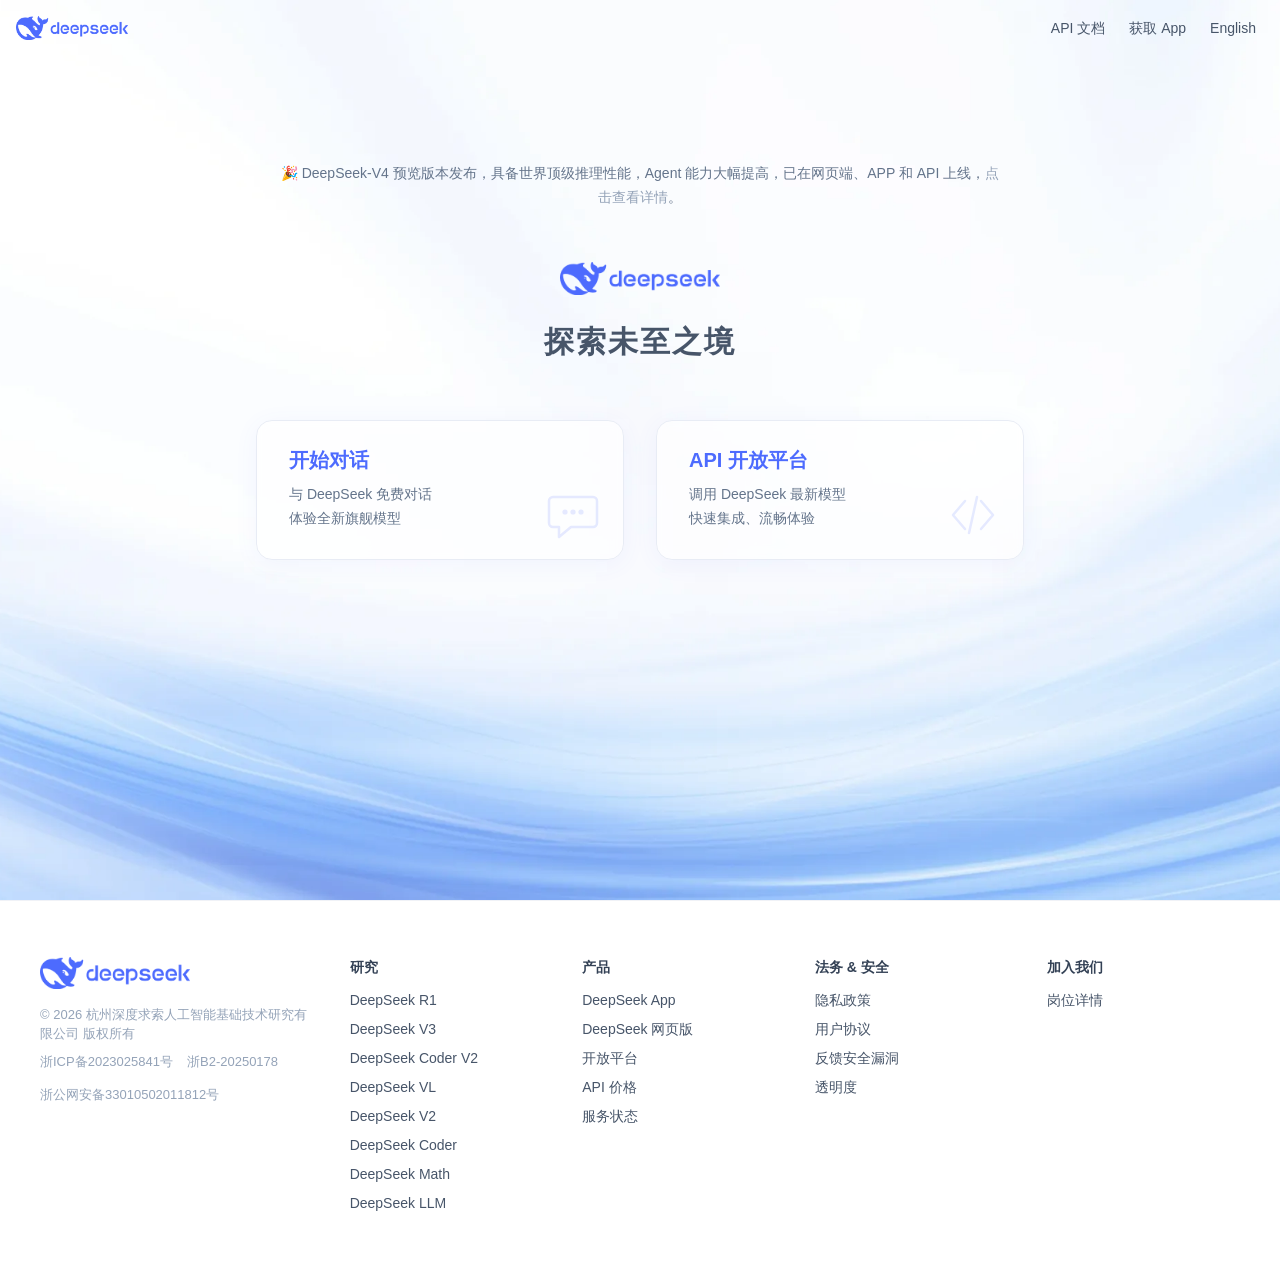
<file: index.html>
<!DOCTYPE html>
<html lang="zh-CN">
<head>
  <meta charset="UTF-8" />
  <meta name="viewport" content="width=device-width, initial-scale=1.0" />
  <meta name="description" content="深度求索（DeepSeek），成立于2023年，专注于研究世界领先的通用人工智能底层模型与技术，挑战人工智能前沿性难题。" />
  <title>DeepSeek | 深度求索</title>
  <link rel="icon" href="/logo.png" />
  <link rel="stylesheet" href="/styles.css" />
</head>
<body>
  <main class="page">
    <!-- ============ Hero (full screen with banner background) ============ -->
    <section class="hero" style="background-image:url('/banner-background.webp')">
      <!-- top-left logo -->
      <a class="hero__logo-corner" href="/" aria-label="DeepSeek">
        <img src="/logo.png" width="780" height="165" alt="DeepSeek Logo" />
      </a>

      <!-- top-right links -->
      <nav class="hero__links" aria-label="次导航">
        <a class="ds-link" href="https://api-docs.deepseek.com/zh-cn/" target="_blank" rel="noopener">API 文档</a>
        <a class="ds-link" href="#">获取 App</a>
        <a class="ds-link" href="/en/">English</a>
      </nav>

      <!-- centered content -->
      <div class="hero__content">
        <p class="hero__banner">
          🎉 DeepSeek-V4 预览版本发布，具备世界顶级推理性能，Agent 能力大幅提高，已在网页端、APP 和 API 上线，<a class="ds-link ds-link--muted" href="#">点击查看详情</a>。
        </p>

        <img class="hero__logo" src="/logo.png" width="780" height="165" alt="DeepSeek Logo" />

        <h1 class="hero__title">探索未至之境</h1>

        <div class="cards">
          <a class="card" href="/chat/">
            <div class="card__title">开始对话</div>
            <div class="card__desc">与 DeepSeek 免费对话<br />体验全新旗舰模型</div>
            <svg class="card__outline" viewBox="0 0 64 64" aria-hidden="true">
              <path d="M12 14h40a4 4 0 0 1 4 4v22a4 4 0 0 1-4 4H30l-12 10v-10h-6a4 4 0 0 1-4-4V18a4 4 0 0 1 4-4Z"
                fill="none" stroke="currentColor" stroke-width="2.5" stroke-linejoin="round" />
              <circle cx="24" cy="29" r="2.6" fill="currentColor" />
              <circle cx="32" cy="29" r="2.6" fill="currentColor" />
              <circle cx="40" cy="29" r="2.6" fill="currentColor" />
            </svg>
          </a>

          <a class="card" href="/platform/">
            <div class="card__title">API 开放平台</div>
            <div class="card__desc">调用 DeepSeek 最新模型<br />快速集成、流畅体验</div>
            <svg class="card__outline" viewBox="0 0 64 64" aria-hidden="true">
              <path d="M24 18 12 32l12 14M40 18l12 14-12 14M36 14 28 50"
                fill="none" stroke="currentColor" stroke-width="2.5" stroke-linecap="round" stroke-linejoin="round" />
            </svg>
          </a>
        </div>
      </div>
    </section>

    <!-- ============ Footer ============ -->
    <footer class="footer">
      <div class="footer__inner">
        <div class="footer__brand">
          <img class="footer__logo" src="/logo.png" width="780" height="165" alt="DeepSeek Logo" />
          <div class="footer__copy">
            <p>© 2026 杭州深度求索人工智能基础技术研究有限公司 版权所有</p>
            <p class="footer__beian">
              <a class="ds-link ds-link--muted" href="https://beian.miit.gov.cn/" target="_blank" rel="noopener">浙ICP备2023025841号</a>
              <a class="ds-link ds-link--muted" href="https://tsm.miit.gov.cn/dxxzsp/xkz/xkzgl/resource/qiyesearch.jsp?num=%E6%B5%99B2-20250178&type=xuke" target="_blank" rel="noopener">浙B2-20250178</a>
              <a class="ds-link ds-link--muted" href="https://beian.mps.gov.cn/#/query/webSearch?code=33010502011812" target="_blank" rel="noopener">浙公网安备33010502011812号</a>
            </p>
          </div>
        </div>

        <nav class="footer__cols" aria-label="页脚导航">
          <div class="footer__col">
            <div class="footer__heading">研究</div>
            <a href="https://github.com/deepseek-ai/DeepSeek-R1" target="_blank" rel="noopener">DeepSeek R1</a>
            <a href="https://github.com/deepseek-ai/DeepSeek-V3" target="_blank" rel="noopener">DeepSeek V3</a>
            <a href="https://github.com/deepseek-ai/DeepSeek-Coder-V2" target="_blank" rel="noopener">DeepSeek Coder V2</a>
            <a href="https://github.com/deepseek-ai/DeepSeek-VL" target="_blank" rel="noopener">DeepSeek VL</a>
            <a href="https://github.com/deepseek-ai/DeepSeek-V2" target="_blank" rel="noopener">DeepSeek V2</a>
            <a href="https://github.com/deepseek-ai/DeepSeek-Coder" target="_blank" rel="noopener">DeepSeek Coder</a>
            <a href="https://github.com/deepseek-ai/DeepSeek-Math" target="_blank" rel="noopener">DeepSeek Math</a>
            <a href="https://github.com/deepseek-ai/DeepSeek-LLM" target="_blank" rel="noopener">DeepSeek LLM</a>
          </div>

          <div class="footer__col">
            <div class="footer__heading">产品</div>
            <a href="https://download.deepseek.com/app/" target="_blank" rel="noopener">DeepSeek App</a>
            <a href="/chat/">DeepSeek 网页版</a>
            <a href="/platform/">开放平台</a>
            <a href="https://api-docs.deepseek.com/zh-cn/quick_start/pricing" target="_blank" rel="noopener">API 价格</a>
            <a href="https://status.deepseek.com" target="_blank" rel="noopener">服务状态</a>
          </div>

          <div class="footer__col">
            <div class="footer__heading">法务 &amp; 安全</div>
            <a href="https://cdn.deepseek.com/policies/en-US/deepseek-privacy-policy.html" target="_blank" rel="noopener">隐私政策</a>
            <a href="https://cdn.deepseek.com/policies/en-US/deepseek-terms-of-use.html" target="_blank" rel="noopener">用户协议</a>
            <a href="mailto:security@deepseek.com">反馈安全漏洞</a>
            <a href="/transparency/">透明度</a>
          </div>

          <div class="footer__col">
            <div class="footer__heading">加入我们</div>
            <a href="https://app.mokahr.com/social-recruitment/high-flyer/140576" target="_blank" rel="noopener">岗位详情</a>
          </div>
        </nav>
      </div>
    </footer>
  </main>

  <script src="/script.js"></script>
</body>
</html>
</file>
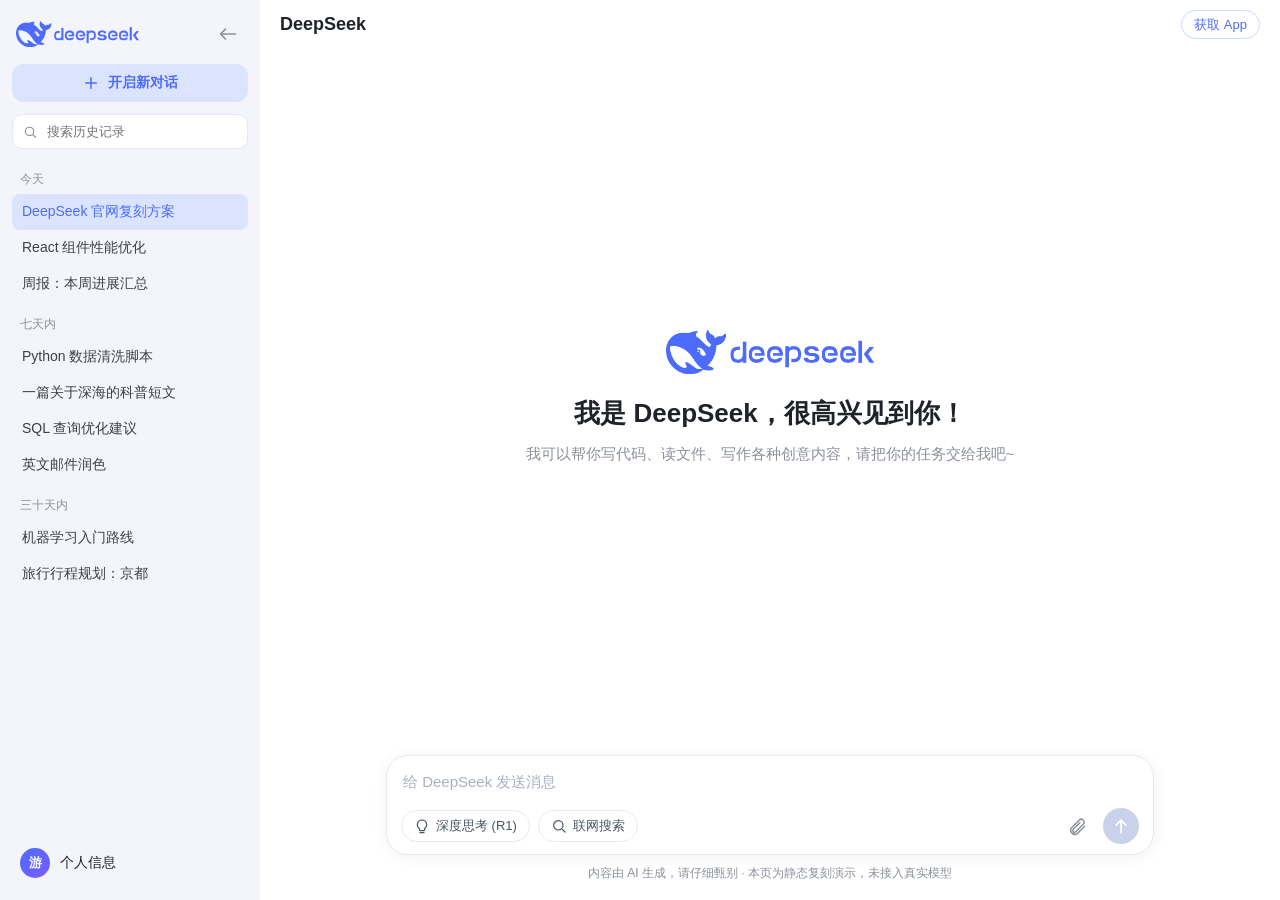
<file: chat/index.html>
<!DOCTYPE html>
<html lang="zh-CN">
<head>
  <meta charset="UTF-8" />
  <meta name="viewport" content="width=device-width, initial-scale=1.0" />
  <meta name="description" content="DeepSeek - 全新一代 AI 智能助手" />
  <title>DeepSeek - 探索未至之境</title>
  <link rel="icon" href="/logo.png" />
  <link rel="stylesheet" href="/chat.css" />
</head>
<body>
  <div class="chat-app">
    <!-- ============ Sidebar ============ -->
    <aside class="cs" id="sidebar">
      <div class="cs__top">
        <div class="cs__brand">
          <img src="/logo.png" alt="DeepSeek" />
        </div>
        <button class="cs__icon-btn" id="collapseBtn" title="收起边栏" aria-label="收起边栏">
          <svg viewBox="0 0 24 24" width="20" height="20"><path d="M9 6l-6 6 6 6M21 12H4" fill="none" stroke="currentColor" stroke-width="2" stroke-linecap="round" stroke-linejoin="round"/></svg>
        </button>
      </div>

      <button class="cs__new" id="newChat">
        <svg viewBox="0 0 24 24" width="18" height="18"><path d="M12 5v14M5 12h14" fill="none" stroke="currentColor" stroke-width="2" stroke-linecap="round"/></svg>
        开启新对话
      </button>

      <div class="cs__search">
        <svg viewBox="0 0 24 24" width="16" height="16"><circle cx="11" cy="11" r="7" fill="none" stroke="currentColor" stroke-width="2"/><path d="M21 21l-4-4" stroke="currentColor" stroke-width="2" stroke-linecap="round"/></svg>
        <input type="text" placeholder="搜索历史记录" />
      </div>

      <nav class="cs__history">
        <div class="cs__group">今天</div>
        <a class="cs__item cs__item--active">DeepSeek 官网复刻方案</a>
        <a class="cs__item">React 组件性能优化</a>
        <a class="cs__item">周报：本周进展汇总</a>
        <div class="cs__group">七天内</div>
        <a class="cs__item">Python 数据清洗脚本</a>
        <a class="cs__item">一篇关于深海的科普短文</a>
        <a class="cs__item">SQL 查询优化建议</a>
        <a class="cs__item">英文邮件润色</a>
        <div class="cs__group">三十天内</div>
        <a class="cs__item">机器学习入门路线</a>
        <a class="cs__item">旅行行程规划：京都</a>
      </nav>

      <div class="cs__user">
        <div class="cs__avatar">游</div>
        <span>个人信息</span>
      </div>
    </aside>

    <!-- ============ Main ============ -->
    <main class="cm">
      <header class="cm__header">
        <button class="cm__menu" id="openSidebar" aria-label="展开边栏">
          <svg viewBox="0 0 24 24" width="20" height="20"><path d="M4 6h16M4 12h16M4 18h16" stroke="currentColor" stroke-width="2" stroke-linecap="round"/></svg>
        </button>
        <span class="cm__title">DeepSeek</span>
        <div class="cm__header-right">
          <a class="cm__getapp" href="https://download.deepseek.com/app/" target="_blank" rel="noopener">获取 App</a>
        </div>
      </header>

      <div class="cm__body" id="chatBody">
        <div class="cm__welcome" id="welcome">
          <img class="cm__welcome-logo" src="/logo.png" alt="DeepSeek" />
          <h1 class="cm__welcome-title">我是 DeepSeek，很高兴见到你！</h1>
          <p class="cm__welcome-sub">我可以帮你写代码、读文件、写作各种创意内容，请把你的任务交给我吧~</p>
        </div>
      </div>

      <div class="cm__composer">
        <div class="cm__inputbox">
          <textarea id="input" rows="1" placeholder="给 DeepSeek 发送消息"></textarea>
          <div class="cm__tools">
            <button class="cm__chip" data-toggle id="thinkBtn">
              <svg viewBox="0 0 24 24" width="16" height="16"><path d="M12 3a7 7 0 0 0-4 12.7V18a1 1 0 0 0 1 1h6a1 1 0 0 0 1-1v-2.3A7 7 0 0 0 12 3Z" fill="none" stroke="currentColor" stroke-width="1.8"/><path d="M9 22h6" stroke="currentColor" stroke-width="1.8" stroke-linecap="round"/></svg>
              深度思考 (R1)
            </button>
            <button class="cm__chip" data-toggle id="searchBtn">
              <svg viewBox="0 0 24 24" width="16" height="16"><circle cx="11" cy="11" r="7" fill="none" stroke="currentColor" stroke-width="1.8"/><path d="M21 21l-4-4" stroke="currentColor" stroke-width="1.8" stroke-linecap="round"/></svg>
              联网搜索
            </button>
            <div class="cm__spacer"></div>
            <button class="cm__attach" title="附件" aria-label="附件">
              <svg viewBox="0 0 24 24" width="20" height="20"><path d="M21 12.5 12.5 21a5 5 0 0 1-7-7l9-9a3.5 3.5 0 0 1 5 5l-9 9a2 2 0 0 1-3-3l8-8" fill="none" stroke="currentColor" stroke-width="1.8" stroke-linecap="round" stroke-linejoin="round"/></svg>
            </button>
            <button class="cm__send" id="sendBtn" aria-label="发送">
              <svg viewBox="0 0 24 24" width="20" height="20"><path d="M12 20V5M6 11l6-6 6 6" fill="none" stroke="currentColor" stroke-width="2" stroke-linecap="round" stroke-linejoin="round"/></svg>
            </button>
          </div>
        </div>
        <p class="cm__foot">内容由 AI 生成，请仔细甄别 · 本页为静态复刻演示，未接入真实模型</p>
      </div>
    </main>
  </div>

  <script src="/chat.js"></script>
</body>
</html>
</file>
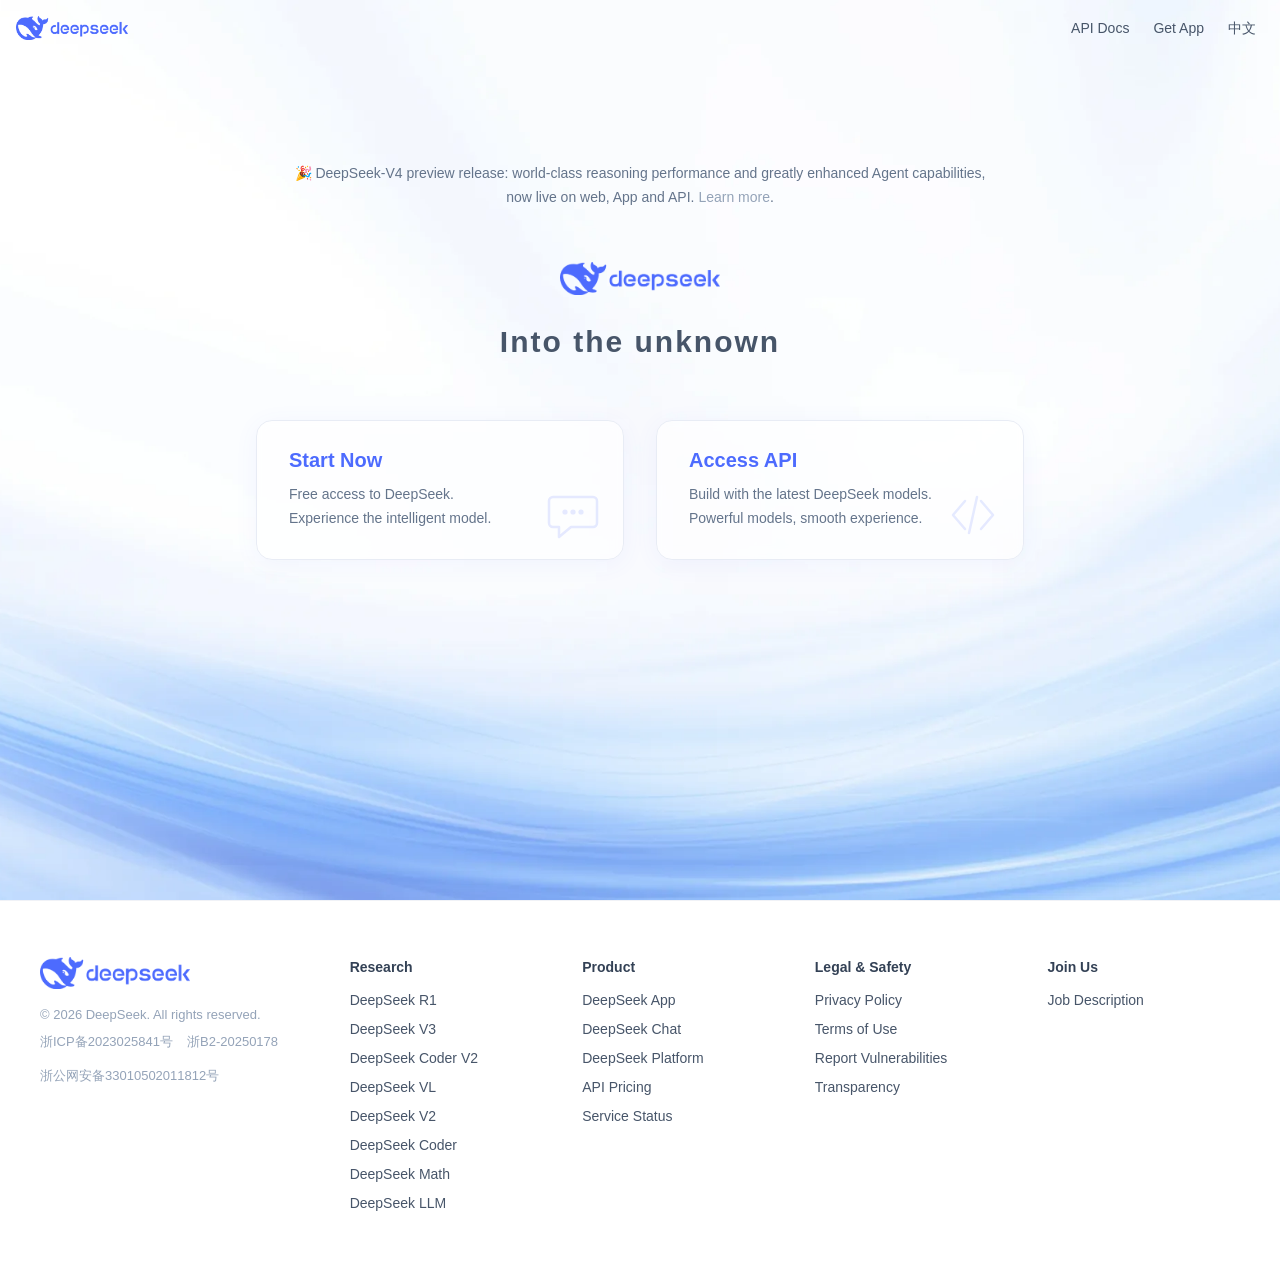
<file: en/index.html>
<!DOCTYPE html>
<html lang="en">
<head>
  <meta charset="UTF-8" />
  <meta name="viewport" content="width=device-width, initial-scale=1.0" />
  <meta name="description" content="DeepSeek, founded in 2023, is dedicated to making AGI a reality. Chat with DeepSeek AI and access the API." />
  <title>DeepSeek</title>
  <link rel="icon" href="/logo.png" />
  <link rel="stylesheet" href="/styles.css" />
</head>
<body>
  <main class="page">
    <section class="hero" style="background-image:url('/banner-background.webp')">
      <a class="hero__logo-corner" href="/en/" aria-label="DeepSeek">
        <img src="/logo.png" width="780" height="165" alt="DeepSeek Logo" />
      </a>

      <nav class="hero__links" aria-label="Secondary navigation">
        <a class="ds-link" href="https://api-docs.deepseek.com/" target="_blank" rel="noopener">API Docs</a>
        <a class="ds-link" href="#">Get App</a>
        <a class="ds-link" href="/">中文</a>
      </nav>

      <div class="hero__content">
        <p class="hero__banner">
          🎉 DeepSeek-V4 preview release: world-class reasoning performance and greatly enhanced Agent capabilities, now live on web, App and API. <a class="ds-link ds-link--muted" href="#">Learn more</a>.
        </p>

        <img class="hero__logo" src="/logo.png" width="780" height="165" alt="DeepSeek Logo" />

        <h1 class="hero__title">Into the unknown</h1>

        <div class="cards">
          <a class="card" href="/chat/">
            <div class="card__title">Start Now</div>
            <div class="card__desc">Free access to DeepSeek.<br />Experience the intelligent model.</div>
            <svg class="card__outline" viewBox="0 0 64 64" aria-hidden="true">
              <path d="M12 14h40a4 4 0 0 1 4 4v22a4 4 0 0 1-4 4H30l-12 10v-10h-6a4 4 0 0 1-4-4V18a4 4 0 0 1 4-4Z"
                fill="none" stroke="currentColor" stroke-width="2.5" stroke-linejoin="round" />
              <circle cx="24" cy="29" r="2.6" fill="currentColor" />
              <circle cx="32" cy="29" r="2.6" fill="currentColor" />
              <circle cx="40" cy="29" r="2.6" fill="currentColor" />
            </svg>
          </a>

          <a class="card" href="/platform/">
            <div class="card__title">Access API</div>
            <div class="card__desc">Build with the latest DeepSeek models.<br />Powerful models, smooth experience.</div>
            <svg class="card__outline" viewBox="0 0 64 64" aria-hidden="true">
              <path d="M24 18 12 32l12 14M40 18l12 14-12 14M36 14 28 50"
                fill="none" stroke="currentColor" stroke-width="2.5" stroke-linecap="round" stroke-linejoin="round" />
            </svg>
          </a>
        </div>
      </div>
    </section>

    <footer class="footer">
      <div class="footer__inner">
        <div class="footer__brand">
          <img class="footer__logo" src="/logo.png" width="780" height="165" alt="DeepSeek Logo" />
          <div class="footer__copy">
            <p>© 2026 DeepSeek. All rights reserved.</p>
            <p class="footer__beian">
              <a class="ds-link ds-link--muted" href="https://beian.miit.gov.cn/" target="_blank" rel="noopener">浙ICP备2023025841号</a>
              <a class="ds-link ds-link--muted" href="https://tsm.miit.gov.cn/dxxzsp/xkz/xkzgl/resource/qiyesearch.jsp?num=%E6%B5%99B2-20250178&type=xuke" target="_blank" rel="noopener">浙B2-20250178</a>
              <a class="ds-link ds-link--muted" href="https://beian.mps.gov.cn/#/query/webSearch?code=33010502011812" target="_blank" rel="noopener">浙公网安备33010502011812号</a>
            </p>
          </div>
        </div>

        <nav class="footer__cols" aria-label="Footer navigation">
          <div class="footer__col">
            <div class="footer__heading">Research</div>
            <a href="https://github.com/deepseek-ai/DeepSeek-R1" target="_blank" rel="noopener">DeepSeek R1</a>
            <a href="https://github.com/deepseek-ai/DeepSeek-V3" target="_blank" rel="noopener">DeepSeek V3</a>
            <a href="https://github.com/deepseek-ai/DeepSeek-Coder-V2" target="_blank" rel="noopener">DeepSeek Coder V2</a>
            <a href="https://github.com/deepseek-ai/DeepSeek-VL" target="_blank" rel="noopener">DeepSeek VL</a>
            <a href="https://github.com/deepseek-ai/DeepSeek-V2" target="_blank" rel="noopener">DeepSeek V2</a>
            <a href="https://github.com/deepseek-ai/DeepSeek-Coder" target="_blank" rel="noopener">DeepSeek Coder</a>
            <a href="https://github.com/deepseek-ai/DeepSeek-Math" target="_blank" rel="noopener">DeepSeek Math</a>
            <a href="https://github.com/deepseek-ai/DeepSeek-LLM" target="_blank" rel="noopener">DeepSeek LLM</a>
          </div>

          <div class="footer__col">
            <div class="footer__heading">Product</div>
            <a href="https://download.deepseek.com/app/" target="_blank" rel="noopener">DeepSeek App</a>
            <a href="/chat/">DeepSeek Chat</a>
            <a href="/platform/">DeepSeek Platform</a>
            <a href="https://api-docs.deepseek.com/quick_start/pricing" target="_blank" rel="noopener">API Pricing</a>
            <a href="https://status.deepseek.com" target="_blank" rel="noopener">Service Status</a>
          </div>

          <div class="footer__col">
            <div class="footer__heading">Legal &amp; Safety</div>
            <a href="https://cdn.deepseek.com/policies/en-US/deepseek-privacy-policy.html" target="_blank" rel="noopener">Privacy Policy</a>
            <a href="https://cdn.deepseek.com/policies/en-US/deepseek-terms-of-use.html" target="_blank" rel="noopener">Terms of Use</a>
            <a href="mailto:security@deepseek.com">Report Vulnerabilities</a>
            <a href="/en/transparency/">Transparency</a>
          </div>

          <div class="footer__col">
            <div class="footer__heading">Join Us</div>
            <a href="https://app.mokahr.com/social-recruitment/high-flyer/140576" target="_blank" rel="noopener">Job Description</a>
          </div>
        </nav>
      </div>
    </footer>
  </main>

  <script src="/script.js"></script>
</body>
</html>
</file>
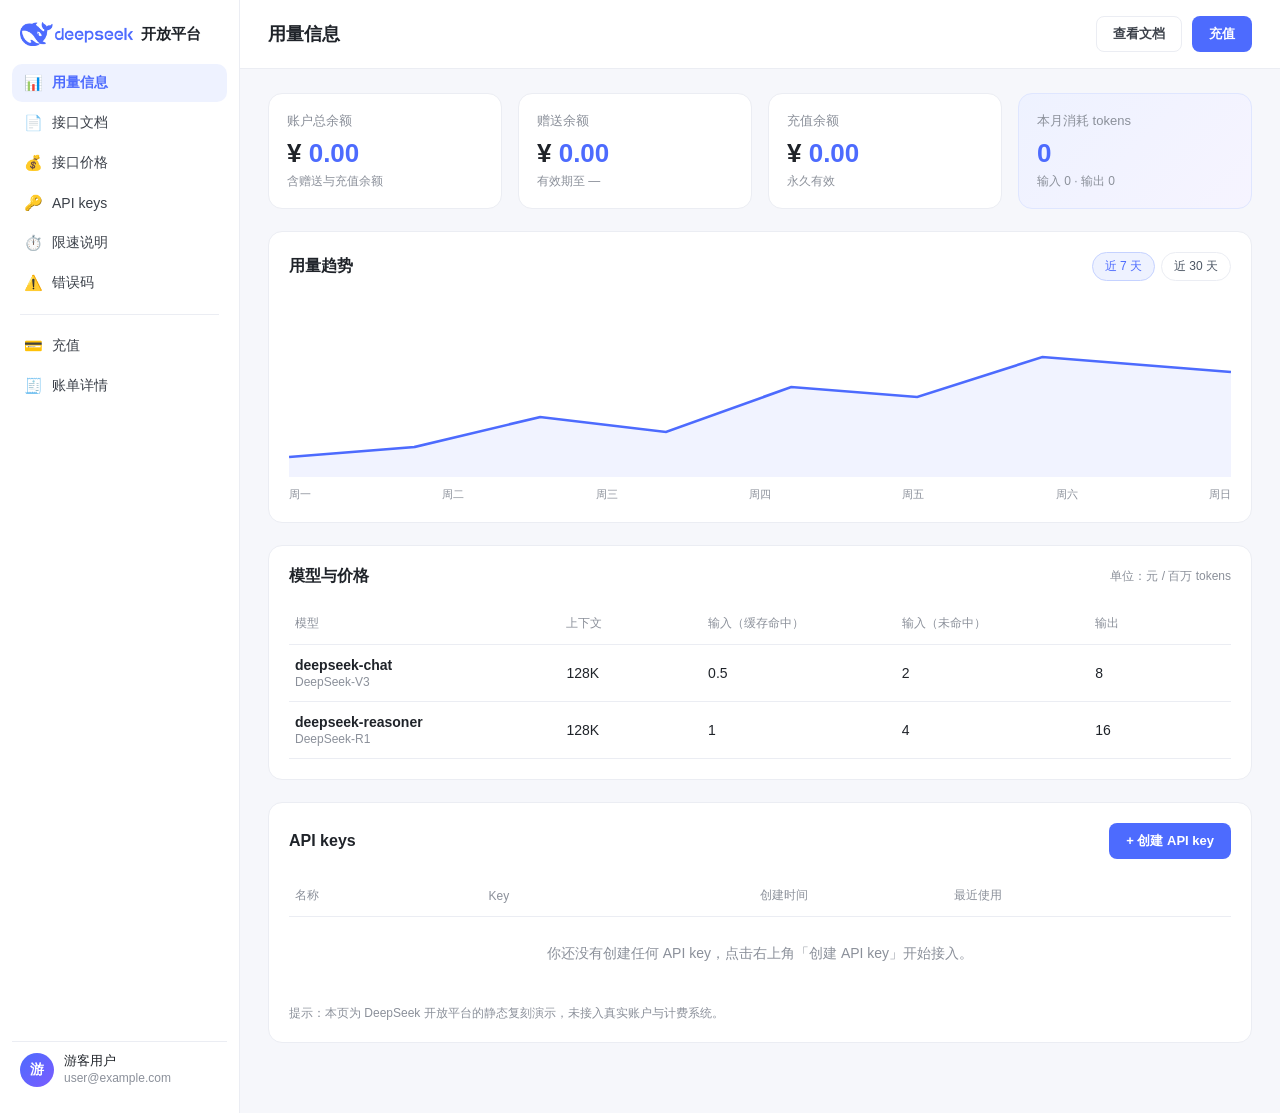
<file: platform/index.html>
<!DOCTYPE html>
<html lang="zh-CN">
<head>
  <meta charset="UTF-8" />
  <meta name="viewport" content="width=device-width, initial-scale=1.0" />
  <meta name="description" content="DeepSeek 开放平台 - 接入最新模型，快速集成、流畅体验" />
  <title>DeepSeek 开放平台</title>
  <link rel="icon" href="/logo.png" />
  <link rel="stylesheet" href="/platform.css" />
</head>
<body>
  <div class="pf-app">
    <!-- ============ Sidebar ============ -->
    <aside class="pf-side" id="pfSide">
      <div class="pf-side__brand">
        <img src="/logo.png" alt="DeepSeek" />
        <span>开放平台</span>
      </div>

      <nav class="pf-nav">
        <a class="pf-nav__item pf-nav__item--active" href="#usage">
          <span class="pf-nav__ic">📊</span> 用量信息
        </a>
        <a class="pf-nav__item" href="https://api-docs.deepseek.com/zh-cn/" target="_blank" rel="noopener">
          <span class="pf-nav__ic">📄</span> 接口文档
        </a>
        <a class="pf-nav__item" href="https://api-docs.deepseek.com/zh-cn/quick_start/pricing" target="_blank" rel="noopener">
          <span class="pf-nav__ic">💰</span> 接口价格
        </a>
        <a class="pf-nav__item" href="#keys">
          <span class="pf-nav__ic">🔑</span> API keys
        </a>
        <a class="pf-nav__item" href="#limit">
          <span class="pf-nav__ic">⏱️</span> 限速说明
        </a>
        <a class="pf-nav__item" href="#errors">
          <span class="pf-nav__ic">⚠️</span> 错误码
        </a>
        <div class="pf-nav__divider"></div>
        <a class="pf-nav__item" href="#topup">
          <span class="pf-nav__ic">💳</span> 充值
        </a>
        <a class="pf-nav__item" href="#bills">
          <span class="pf-nav__ic">🧾</span> 账单详情
        </a>
      </nav>

      <div class="pf-side__user">
        <div class="pf-avatar">游</div>
        <div class="pf-side__user-info">
          <div>游客用户</div>
          <div class="pf-side__user-sub">user@example.com</div>
        </div>
      </div>
    </aside>

    <!-- ============ Main ============ -->
    <main class="pf-main">
      <header class="pf-top">
        <button class="pf-burger" id="pfBurger" aria-label="菜单">☰</button>
        <h1 class="pf-top__title">用量信息</h1>
        <div class="pf-top__right">
          <a class="pf-btn pf-btn--ghost" href="https://api-docs.deepseek.com/zh-cn/" target="_blank" rel="noopener">查看文档</a>
          <a class="pf-btn pf-btn--primary" href="#topup">充值</a>
        </div>
      </header>

      <div class="pf-content">
        <!-- balance cards -->
        <section class="pf-cards" id="usage">
          <div class="pf-card">
            <div class="pf-card__label">账户总余额</div>
            <div class="pf-card__value">¥ <span>0.00</span></div>
            <div class="pf-card__hint">含赠送与充值余额</div>
          </div>
          <div class="pf-card">
            <div class="pf-card__label">赠送余额</div>
            <div class="pf-card__value">¥ <span>0.00</span></div>
            <div class="pf-card__hint">有效期至 —</div>
          </div>
          <div class="pf-card">
            <div class="pf-card__label">充值余额</div>
            <div class="pf-card__value">¥ <span>0.00</span></div>
            <div class="pf-card__hint">永久有效</div>
          </div>
          <div class="pf-card pf-card--accent">
            <div class="pf-card__label">本月消耗 tokens</div>
            <div class="pf-card__value"><span>0</span></div>
            <div class="pf-card__hint">输入 0 · 输出 0</div>
          </div>
        </section>

        <!-- usage chart placeholder -->
        <section class="pf-panel">
          <div class="pf-panel__head">
            <h2 class="pf-panel__title">用量趋势</h2>
            <div class="pf-tabs">
              <button class="pf-tab pf-tab--active">近 7 天</button>
              <button class="pf-tab">近 30 天</button>
            </div>
          </div>
          <div class="pf-chart">
            <svg viewBox="0 0 600 180" preserveAspectRatio="none" width="100%" height="180">
              <polyline points="0,160 80,150 160,120 240,135 320,90 400,100 480,60 600,75"
                fill="none" stroke="#4d6bfe" stroke-width="2.5" />
              <polyline points="0,160 80,150 160,120 240,135 320,90 400,100 480,60 600,75 600,180 0,180"
                fill="rgba(77,107,254,.08)" stroke="none" />
            </svg>
            <div class="pf-chart__axis"><span>周一</span><span>周二</span><span>周三</span><span>周四</span><span>周五</span><span>周六</span><span>周日</span></div>
          </div>
        </section>

        <!-- models & pricing -->
        <section class="pf-panel">
          <div class="pf-panel__head">
            <h2 class="pf-panel__title">模型与价格</h2>
            <span class="pf-panel__sub">单位：元 / 百万 tokens</span>
          </div>
          <div class="pf-table">
            <div class="pf-table__head">
              <span>模型</span><span>上下文</span><span>输入（缓存命中）</span><span>输入（未命中）</span><span>输出</span>
            </div>
            <div class="pf-table__row">
              <span><b>deepseek-chat</b><em>DeepSeek-V3</em></span><span>128K</span><span>0.5</span><span>2</span><span>8</span>
            </div>
            <div class="pf-table__row">
              <span><b>deepseek-reasoner</b><em>DeepSeek-R1</em></span><span>128K</span><span>1</span><span>4</span><span>16</span>
            </div>
          </div>
        </section>

        <!-- API keys -->
        <section class="pf-panel" id="keys">
          <div class="pf-panel__head">
            <h2 class="pf-panel__title">API keys</h2>
            <button class="pf-btn pf-btn--primary" id="createKey">+ 创建 API key</button>
          </div>
          <div class="pf-table pf-table--keys">
            <div class="pf-table__head">
              <span>名称</span><span>Key</span><span>创建时间</span><span>最近使用</span><span></span>
            </div>
            <div class="pf-empty" id="keysEmpty">
              你还没有创建任何 API key，点击右上角「创建 API key」开始接入。
            </div>
          </div>
          <p class="pf-note">提示：本页为 DeepSeek 开放平台的静态复刻演示，未接入真实账户与计费系统。</p>
        </section>
      </div>
    </main>
  </div>

  <script src="/platform.js"></script>
</body>
</html>
</file>
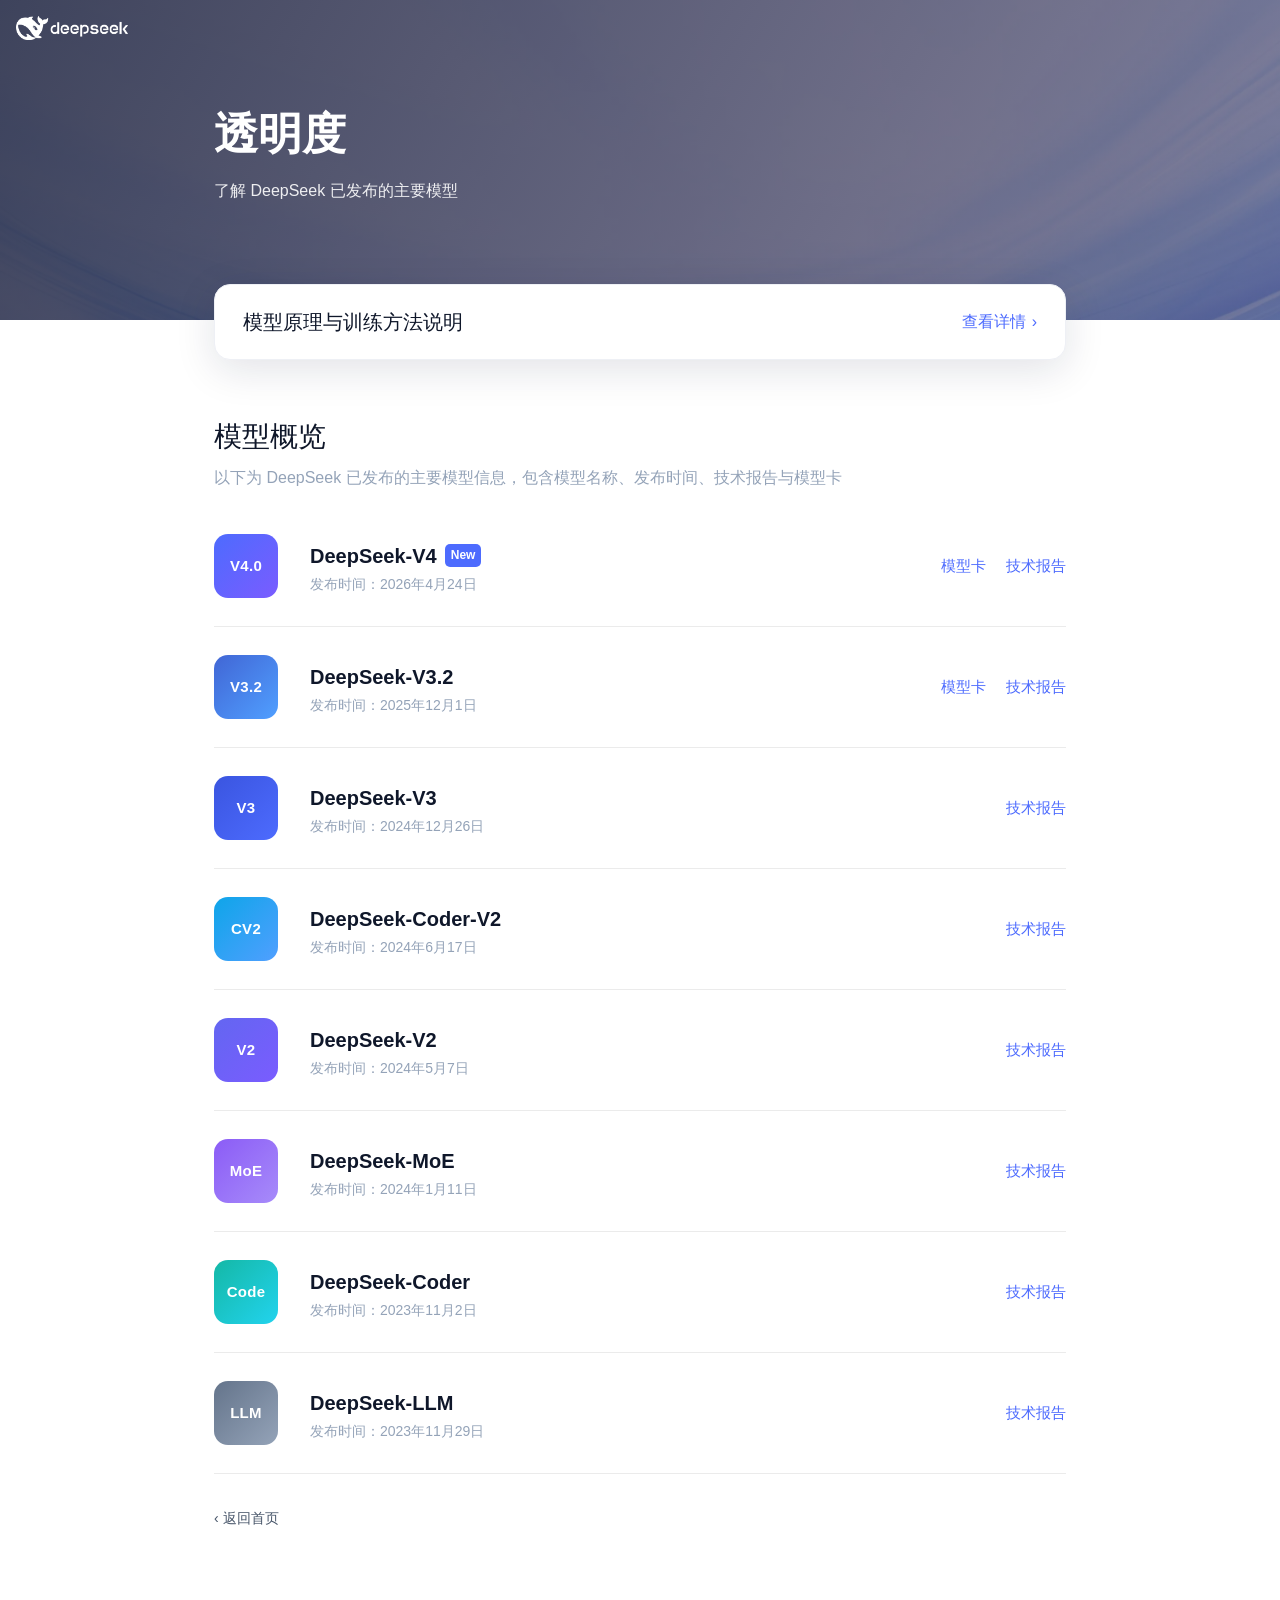
<file: transparency/index.html>
<!DOCTYPE html>
<html lang="zh-CN">
<head>
  <meta charset="UTF-8" />
  <meta name="viewport" content="width=device-width, initial-scale=1.0" />
  <meta name="description" content="DeepSeek 透明度中心：了解 DeepSeek 已发布的主要模型、模型原理与训练方法说明。" />
  <title>透明度中心 - DeepSeek</title>
  <link rel="icon" href="/logo.png" />
  <link rel="stylesheet" href="/styles.css" />
</head>
<body>
  <main class="page page--light">
    <!-- top-left logo -->
    <a class="tp-logo" href="/" aria-label="DeepSeek">
      <img src="/logo.png" width="780" height="165" alt="DeepSeek Logo" />
    </a>

    <!-- ============ Transparency hero ============ -->
    <section class="tp-hero" style="background-image:url('/banner-background.webp')">
      <div class="tp-hero__inner">
        <h1 class="tp-hero__title">透明度</h1>
        <p class="tp-hero__subtitle">了解 DeepSeek 已发布的主要模型</p>
      </div>
    </section>

    <!-- floating disclosure card -->
    <div class="tp-disclosure-wrap">
      <a class="tp-disclosure" href="https://cdn.deepseek.com/policies/zh-CN/model-algorithm-disclosure.html" target="_blank" rel="noopener">
        <div class="tp-disclosure__text">模型原理与训练方法说明</div>
        <div class="tp-disclosure__cta"><span>查看详情</span> <span aria-hidden="true">›</span></div>
      </a>
    </div>

    <!-- ============ Model overview ============ -->
    <section class="tp-overview">
      <h2 class="tp-overview__title">模型概览</h2>
      <p class="tp-overview__lead">以下为 DeepSeek 已发布的主要模型信息，包含模型名称、发布时间、技术报告与模型卡</p>

      <div class="tp-models">
        <!-- V4 -->
        <div class="tp-row">
          <div class="tp-row__left">
            <span class="tp-badge" style="background:linear-gradient(135deg,#4d6bfe,#7a5cff)">V4.0</span>
            <div class="tp-row__meta">
              <div class="tp-row__name">DeepSeek-V4 <span class="tp-new">New</span></div>
              <div class="tp-row__date">发布时间：2026年4月24日</div>
            </div>
          </div>
          <div class="tp-row__links">
            <a href="https://fe-static.deepseek.com/chat/transparency/deepseek-V4-model-card-CN_3c2bd9.pdf" target="_blank" rel="noopener">模型卡</a>
            <a href="https://huggingface.co/deepseek-ai/DeepSeek-V4-Pro" target="_blank" rel="noopener">技术报告</a>
          </div>
        </div>

        <!-- V3.2 -->
        <div class="tp-row">
          <div class="tp-row__left">
            <span class="tp-badge" style="background:linear-gradient(135deg,#4166d5,#509fff)">V3.2</span>
            <div class="tp-row__meta">
              <div class="tp-row__name">DeepSeek-V3.2</div>
              <div class="tp-row__date">发布时间：2025年12月1日</div>
            </div>
          </div>
          <div class="tp-row__links">
            <a href="https://fe-static.deepseek.com/chat/transparency/deepseek-v3.2-model-card-0414-CN.pdf" target="_blank" rel="noopener">模型卡</a>
            <a href="https://huggingface.co/deepseek-ai/DeepSeek-V3.2" target="_blank" rel="noopener">技术报告</a>
          </div>
        </div>

        <!-- V3 -->
        <div class="tp-row">
          <div class="tp-row__left">
            <span class="tp-badge" style="background:linear-gradient(135deg,#3a55e0,#4d6bfe)">V3</span>
            <div class="tp-row__meta">
              <div class="tp-row__name">DeepSeek-V3</div>
              <div class="tp-row__date">发布时间：2024年12月26日</div>
            </div>
          </div>
          <div class="tp-row__links">
            <a href="https://github.com/deepseek-ai/DeepSeek-V3" target="_blank" rel="noopener">技术报告</a>
          </div>
        </div>

        <!-- Coder-V2 -->
        <div class="tp-row">
          <div class="tp-row__left">
            <span class="tp-badge" style="background:linear-gradient(135deg,#0ea5e9,#509fff)">CV2</span>
            <div class="tp-row__meta">
              <div class="tp-row__name">DeepSeek-Coder-V2</div>
              <div class="tp-row__date">发布时间：2024年6月17日</div>
            </div>
          </div>
          <div class="tp-row__links">
            <a href="https://github.com/deepseek-ai/DeepSeek-Coder-V2" target="_blank" rel="noopener">技术报告</a>
          </div>
        </div>

        <!-- V2 -->
        <div class="tp-row">
          <div class="tp-row__left">
            <span class="tp-badge" style="background:linear-gradient(135deg,#6366f1,#7a5cff)">V2</span>
            <div class="tp-row__meta">
              <div class="tp-row__name">DeepSeek-V2</div>
              <div class="tp-row__date">发布时间：2024年5月7日</div>
            </div>
          </div>
          <div class="tp-row__links">
            <a href="https://github.com/deepseek-ai/DeepSeek-V2" target="_blank" rel="noopener">技术报告</a>
          </div>
        </div>

        <!-- MoE -->
        <div class="tp-row">
          <div class="tp-row__left">
            <span class="tp-badge" style="background:linear-gradient(135deg,#8b5cf6,#a78bfa)">MoE</span>
            <div class="tp-row__meta">
              <div class="tp-row__name">DeepSeek-MoE</div>
              <div class="tp-row__date">发布时间：2024年1月11日</div>
            </div>
          </div>
          <div class="tp-row__links">
            <a href="https://github.com/deepseek-ai/DeepSeek-MoE" target="_blank" rel="noopener">技术报告</a>
          </div>
        </div>

        <!-- Coder -->
        <div class="tp-row">
          <div class="tp-row__left">
            <span class="tp-badge" style="background:linear-gradient(135deg,#14b8a6,#22d3ee)">Code</span>
            <div class="tp-row__meta">
              <div class="tp-row__name">DeepSeek-Coder</div>
              <div class="tp-row__date">发布时间：2023年11月2日</div>
            </div>
          </div>
          <div class="tp-row__links">
            <a href="https://github.com/deepseek-ai/DeepSeek-Coder" target="_blank" rel="noopener">技术报告</a>
          </div>
        </div>

        <!-- LLM -->
        <div class="tp-row">
          <div class="tp-row__left">
            <span class="tp-badge" style="background:linear-gradient(135deg,#64748b,#94a3b8)">LLM</span>
            <div class="tp-row__meta">
              <div class="tp-row__name">DeepSeek-LLM</div>
              <div class="tp-row__date">发布时间：2023年11月29日</div>
            </div>
          </div>
          <div class="tp-row__links">
            <a href="https://github.com/deepseek-ai/DeepSeek-LLM" target="_blank" rel="noopener">技术报告</a>
          </div>
        </div>
      </div>

      <p class="tp-back"><a class="ds-link" href="/">‹ 返回首页</a></p>
    </section>
  </main>

  <script src="/script.js"></script>
</body>
</html>
</file>
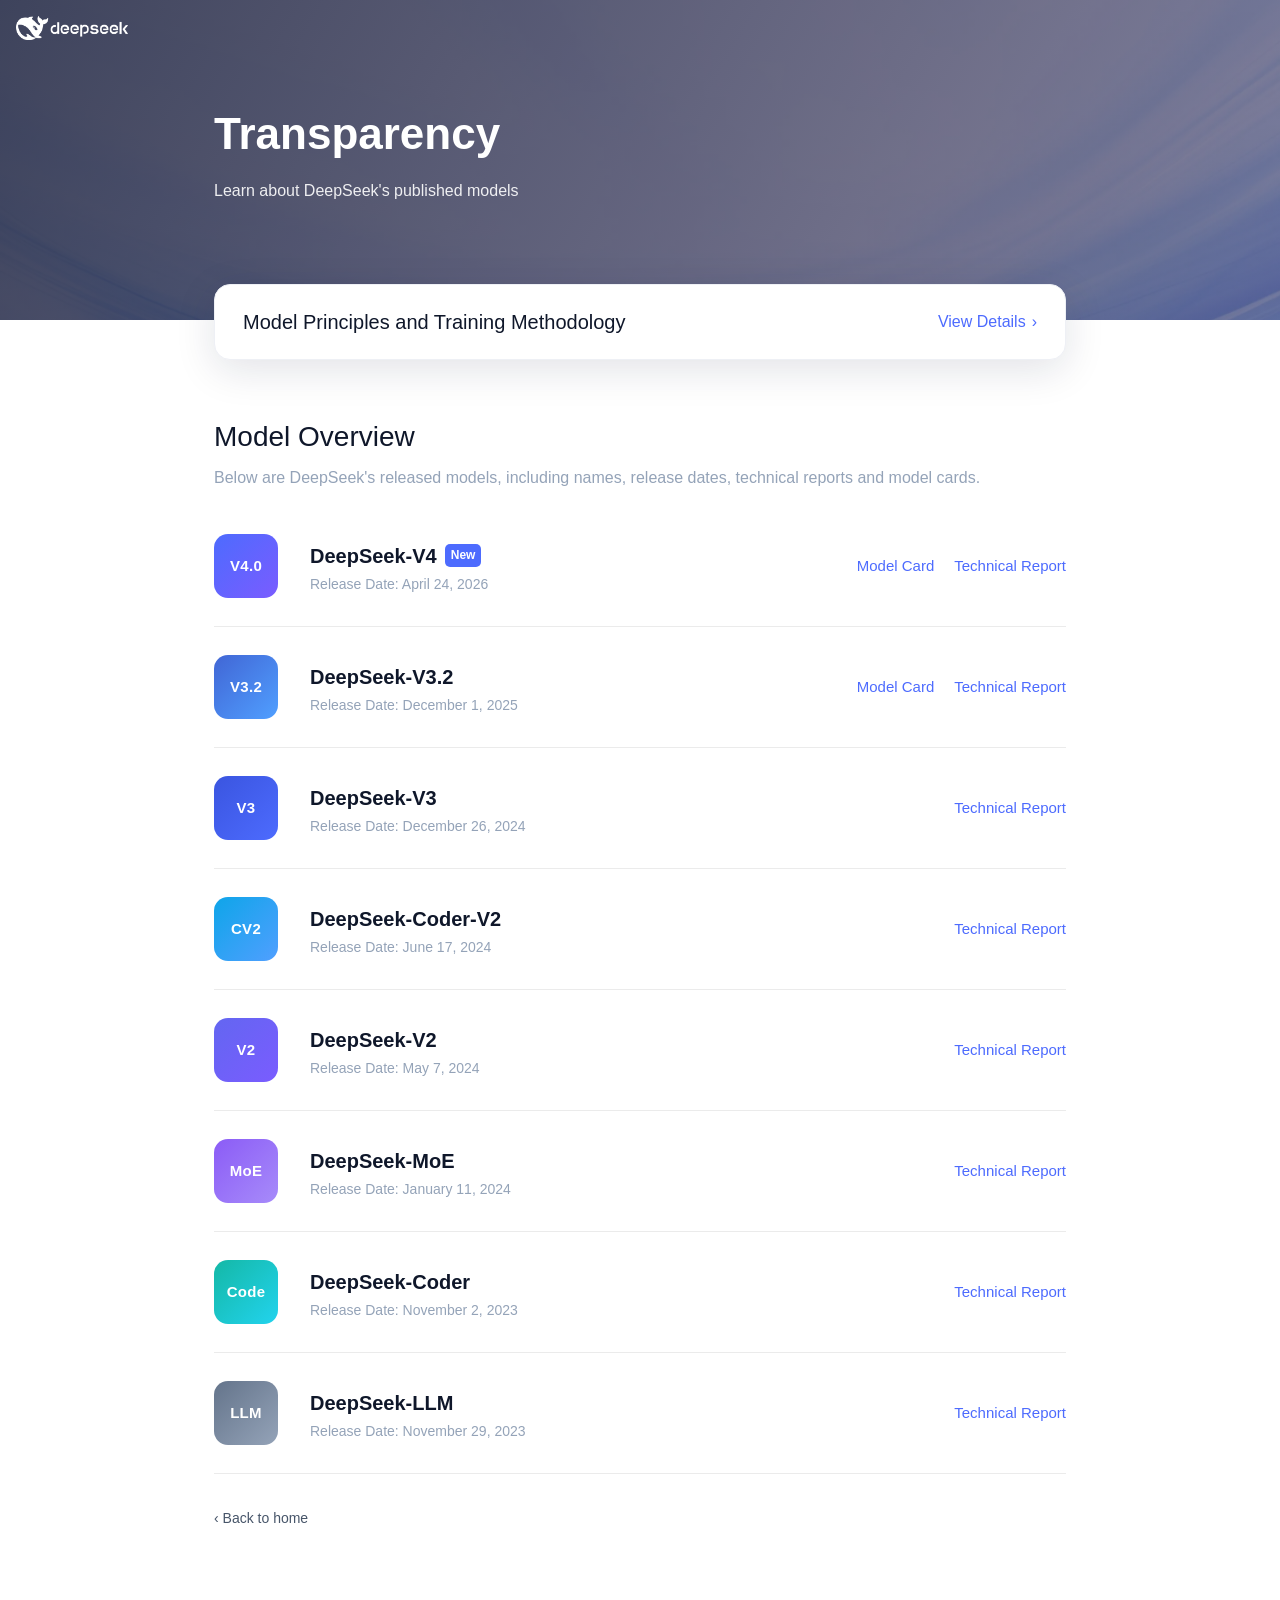
<file: en/transparency/index.html>
<!DOCTYPE html>
<html lang="en">
<head>
  <meta charset="UTF-8" />
  <meta name="viewport" content="width=device-width, initial-scale=1.0" />
  <meta name="description" content="DeepSeek Transparency Center: learn about DeepSeek's published models, principles and training methodology." />
  <title>Transparency Center - DeepSeek</title>
  <link rel="icon" href="/logo.png" />
  <link rel="stylesheet" href="/styles.css" />
</head>
<body>
  <main class="page page--light">
    <a class="tp-logo" href="/en/" aria-label="DeepSeek">
      <img src="/logo.png" width="780" height="165" alt="DeepSeek Logo" />
    </a>

    <section class="tp-hero" style="background-image:url('/banner-background.webp')">
      <div class="tp-hero__inner">
        <h1 class="tp-hero__title">Transparency</h1>
        <p class="tp-hero__subtitle">Learn about DeepSeek's published models</p>
      </div>
    </section>

    <div class="tp-disclosure-wrap">
      <a class="tp-disclosure" href="https://cdn.deepseek.com/policies/en-US/model-algorithm-disclosure.html" target="_blank" rel="noopener">
        <div class="tp-disclosure__text">Model Principles and Training Methodology</div>
        <div class="tp-disclosure__cta"><span>View Details</span> <span aria-hidden="true">›</span></div>
      </a>
    </div>

    <section class="tp-overview">
      <h2 class="tp-overview__title">Model Overview</h2>
      <p class="tp-overview__lead">Below are DeepSeek's released models, including names, release dates, technical reports and model cards.</p>

      <div class="tp-models">
        <div class="tp-row">
          <div class="tp-row__left">
            <span class="tp-badge" style="background:linear-gradient(135deg,#4d6bfe,#7a5cff)">V4.0</span>
            <div class="tp-row__meta">
              <div class="tp-row__name">DeepSeek-V4 <span class="tp-new">New</span></div>
              <div class="tp-row__date">Release Date: April 24, 2026</div>
            </div>
          </div>
          <div class="tp-row__links">
            <a href="https://fe-static.deepseek.com/chat/transparency/deepseek-V4-model-card-CN_3c2bd9.pdf" target="_blank" rel="noopener">Model Card</a>
            <a href="https://huggingface.co/deepseek-ai/DeepSeek-V4-Pro" target="_blank" rel="noopener">Technical Report</a>
          </div>
        </div>

        <div class="tp-row">
          <div class="tp-row__left">
            <span class="tp-badge" style="background:linear-gradient(135deg,#4166d5,#509fff)">V3.2</span>
            <div class="tp-row__meta">
              <div class="tp-row__name">DeepSeek-V3.2</div>
              <div class="tp-row__date">Release Date: December 1, 2025</div>
            </div>
          </div>
          <div class="tp-row__links">
            <a href="https://fe-static.deepseek.com/chat/transparency/deepseek-v3.2-model-card-0414-CN.pdf" target="_blank" rel="noopener">Model Card</a>
            <a href="https://huggingface.co/deepseek-ai/DeepSeek-V3.2" target="_blank" rel="noopener">Technical Report</a>
          </div>
        </div>

        <div class="tp-row">
          <div class="tp-row__left">
            <span class="tp-badge" style="background:linear-gradient(135deg,#3a55e0,#4d6bfe)">V3</span>
            <div class="tp-row__meta">
              <div class="tp-row__name">DeepSeek-V3</div>
              <div class="tp-row__date">Release Date: December 26, 2024</div>
            </div>
          </div>
          <div class="tp-row__links">
            <a href="https://github.com/deepseek-ai/DeepSeek-V3" target="_blank" rel="noopener">Technical Report</a>
          </div>
        </div>

        <div class="tp-row">
          <div class="tp-row__left">
            <span class="tp-badge" style="background:linear-gradient(135deg,#0ea5e9,#509fff)">CV2</span>
            <div class="tp-row__meta">
              <div class="tp-row__name">DeepSeek-Coder-V2</div>
              <div class="tp-row__date">Release Date: June 17, 2024</div>
            </div>
          </div>
          <div class="tp-row__links">
            <a href="https://github.com/deepseek-ai/DeepSeek-Coder-V2" target="_blank" rel="noopener">Technical Report</a>
          </div>
        </div>

        <div class="tp-row">
          <div class="tp-row__left">
            <span class="tp-badge" style="background:linear-gradient(135deg,#6366f1,#7a5cff)">V2</span>
            <div class="tp-row__meta">
              <div class="tp-row__name">DeepSeek-V2</div>
              <div class="tp-row__date">Release Date: May 7, 2024</div>
            </div>
          </div>
          <div class="tp-row__links">
            <a href="https://github.com/deepseek-ai/DeepSeek-V2" target="_blank" rel="noopener">Technical Report</a>
          </div>
        </div>

        <div class="tp-row">
          <div class="tp-row__left">
            <span class="tp-badge" style="background:linear-gradient(135deg,#8b5cf6,#a78bfa)">MoE</span>
            <div class="tp-row__meta">
              <div class="tp-row__name">DeepSeek-MoE</div>
              <div class="tp-row__date">Release Date: January 11, 2024</div>
            </div>
          </div>
          <div class="tp-row__links">
            <a href="https://github.com/deepseek-ai/DeepSeek-MoE" target="_blank" rel="noopener">Technical Report</a>
          </div>
        </div>

        <div class="tp-row">
          <div class="tp-row__left">
            <span class="tp-badge" style="background:linear-gradient(135deg,#14b8a6,#22d3ee)">Code</span>
            <div class="tp-row__meta">
              <div class="tp-row__name">DeepSeek-Coder</div>
              <div class="tp-row__date">Release Date: November 2, 2023</div>
            </div>
          </div>
          <div class="tp-row__links">
            <a href="https://github.com/deepseek-ai/DeepSeek-Coder" target="_blank" rel="noopener">Technical Report</a>
          </div>
        </div>

        <div class="tp-row">
          <div class="tp-row__left">
            <span class="tp-badge" style="background:linear-gradient(135deg,#64748b,#94a3b8)">LLM</span>
            <div class="tp-row__meta">
              <div class="tp-row__name">DeepSeek-LLM</div>
              <div class="tp-row__date">Release Date: November 29, 2023</div>
            </div>
          </div>
          <div class="tp-row__links">
            <a href="https://github.com/deepseek-ai/DeepSeek-LLM" target="_blank" rel="noopener">Technical Report</a>
          </div>
        </div>
      </div>

      <p class="tp-back"><a class="ds-link" href="/en/">‹ Back to home</a></p>
    </section>
  </main>

  <script src="/script.js"></script>
</body>
</html>
</file>
<file: chat.css>
/* ============================================================
   DeepSeek chat UI — static visual replica of chat.deepseek.com
   ============================================================ */
:root {
  --branding: #4d6bfe;
  --branding-dark: #3a55e0;
  --sidebar-bg: #f3f5fa;
  --hover: #e9edf6;
  --text: #1f2329;
  --muted: #8b909a;
  --line: #e7e9f0;
}
* { box-sizing: border-box; }
html, body { margin: 0; height: 100%; }
body {
  font-family: -apple-system, BlinkMacSystemFont, "Segoe UI", "PingFang SC",
    "Hiragino Sans GB", "Microsoft YaHei", Roboto, Helvetica, Arial, sans-serif;
  color: var(--text);
  background: #fff;
}
button { font-family: inherit; cursor: pointer; }

.chat-app { display: flex; height: 100vh; overflow: hidden; }

/* ---------- sidebar ---------- */
.cs {
  width: 260px;
  flex-shrink: 0;
  background: var(--sidebar-bg);
  display: flex;
  flex-direction: column;
  padding: 12px;
  transition: margin-left .25s ease;
}
.cs.is-collapsed { margin-left: -260px; }
.cs__top { display: flex; align-items: center; justify-content: space-between; padding: 6px 4px 14px; }
.cs__brand img { height: 26px; width: auto; display: block; }
.cs__icon-btn {
  border: none; background: none; color: var(--muted);
  width: 32px; height: 32px; border-radius: 8px; display: grid; place-items: center;
}
.cs__icon-btn:hover { background: var(--hover); color: var(--text); }

.cs__new {
  display: flex; align-items: center; gap: 8px; justify-content: center;
  width: 100%; padding: 10px; margin-bottom: 12px;
  background: #dbe4ff; color: var(--branding); font-weight: 600; font-size: 14px;
  border: none; border-radius: 12px; transition: background .2s ease;
}
.cs__new:hover { background: #cdd9ff; }

.cs__search {
  display: flex; align-items: center; gap: 8px;
  padding: 8px 10px; margin-bottom: 8px;
  background: #fff; border: 1px solid var(--line); border-radius: 10px; color: var(--muted);
}
.cs__search input { border: none; outline: none; background: none; font-size: 13px; width: 100%; color: var(--text); }

.cs__history { flex: 1; overflow-y: auto; margin: 0 -4px; padding: 0 4px; }
.cs__group { font-size: 12px; color: var(--muted); padding: 14px 8px 6px; }
.cs__item {
  display: block; padding: 9px 10px; border-radius: 8px; font-size: 14px;
  color: #3b4049; white-space: nowrap; overflow: hidden; text-overflow: ellipsis;
  cursor: pointer;
}
.cs__item:hover { background: var(--hover); }
.cs__item--active { background: #dbe4ff; color: var(--branding); }

.cs__user {
  display: flex; align-items: center; gap: 10px; padding: 10px 8px; margin-top: 8px;
  border-radius: 10px; cursor: pointer; font-size: 14px;
}
.cs__user:hover { background: var(--hover); }
.cs__avatar {
  width: 30px; height: 30px; border-radius: 50%; flex-shrink: 0;
  background: linear-gradient(135deg, var(--branding), #7a5cff);
  color: #fff; display: grid; place-items: center; font-size: 13px; font-weight: 600;
}

/* ---------- main ---------- */
.cm { flex: 1; display: flex; flex-direction: column; min-width: 0; }
.cm__header {
  display: flex; align-items: center; gap: 12px;
  padding: 14px 20px; border-bottom: 1px solid transparent;
}
.cm__menu { display: none; border: none; background: none; color: var(--text); }
.cm__title { font-size: 18px; font-weight: 700; }
.cm__header-right { margin-left: auto; }
.cm__getapp {
  font-size: 13px; color: var(--branding); text-decoration: none;
  border: 1px solid #cdd9ff; padding: 6px 12px; border-radius: 999px;
}
.cm__getapp:hover { background: #eef2ff; }

.cm__body { flex: 1; overflow-y: auto; display: flex; flex-direction: column; }
.cm__welcome { margin: auto; text-align: center; padding: 24px; max-width: 640px; }
.cm__welcome-logo { height: 44px; width: auto; margin-bottom: 18px; }
.cm__welcome-title { font-size: 26px; font-weight: 700; margin: 0 0 10px; }
.cm__welcome-sub { font-size: 15px; color: var(--muted); margin: 0; line-height: 1.7; }

/* chat messages */
.msg { max-width: 768px; width: 100%; margin: 0 auto; padding: 16px 24px; display: flex; gap: 14px; }
.msg__avatar { width: 30px; height: 30px; border-radius: 50%; flex-shrink: 0; display: grid; place-items: center; font-size: 13px; color: #fff; }
.msg--user .msg__avatar { background: #c7cdd9; color: #fff; }
.msg--ai .msg__avatar { background: linear-gradient(135deg, var(--branding), #7a5cff); }
.msg__bubble { font-size: 15px; line-height: 1.8; padding-top: 4px; white-space: pre-wrap; }
.msg--user .msg__bubble { background: #eff3ff; padding: 10px 14px; border-radius: 12px; }

/* ---------- composer ---------- */
.cm__composer { padding: 8px 24px 18px; }
.cm__inputbox {
  max-width: 768px; margin: 0 auto;
  border: 1px solid var(--line); border-radius: 22px; background: #fff;
  padding: 12px 14px 10px; box-shadow: 0 2px 16px rgba(31, 41, 90, .06);
}
.cm__inputbox textarea {
  width: 100%; border: none; outline: none; resize: none; font-family: inherit;
  font-size: 15px; line-height: 1.6; max-height: 200px; color: var(--text); background: none;
}
.cm__inputbox textarea::placeholder { color: #aab0bc; }
.cm__tools { display: flex; align-items: center; gap: 8px; margin-top: 8px; }
.cm__chip {
  display: inline-flex; align-items: center; gap: 6px;
  border: 1px solid var(--line); background: #fff; color: #4b5563;
  padding: 6px 12px; border-radius: 999px; font-size: 13px; transition: all .2s ease;
}
.cm__chip:hover { border-color: #c4cbdb; }
.cm__chip.is-active { background: #eef2ff; border-color: #c5d2ff; color: var(--branding); }
.cm__spacer { flex: 1; }
.cm__attach { border: none; background: none; color: var(--muted); width: 36px; height: 36px; border-radius: 50%; display: grid; place-items: center; }
.cm__attach:hover { background: var(--hover); color: var(--text); }
.cm__send {
  border: none; width: 36px; height: 36px; border-radius: 50%;
  background: var(--branding); color: #fff; display: grid; place-items: center; transition: background .2s ease;
}
.cm__send:hover { background: var(--branding-dark); }
.cm__send:disabled { background: #c9d2ea; cursor: not-allowed; }
.cm__foot { text-align: center; font-size: 12px; color: var(--muted); margin: 10px 0 0; }

/* ---------- responsive ---------- */
@media (max-width: 768px) {
  .cs { position: fixed; z-index: 30; height: 100%; box-shadow: 2px 0 20px rgba(0,0,0,.12); }
  .cs.is-collapsed { margin-left: -280px; }
  .cm__menu { display: grid; place-items: center; }
}
</file>
<file: platform.css>
/* ============================================================
   DeepSeek Open Platform console — static replica
   ============================================================ */
:root {
  --branding: #4d6bfe;
  --branding-dark: #3a55e0;
  --bg: #f6f7fb;
  --side: #ffffff;
  --text: #1f2329;
  --muted: #8b909a;
  --line: #ebedf3;
}
* { box-sizing: border-box; }
html, body { margin: 0; height: 100%; }
body {
  font-family: -apple-system, BlinkMacSystemFont, "Segoe UI", "PingFang SC",
    "Hiragino Sans GB", "Microsoft YaHei", Roboto, Helvetica, Arial, sans-serif;
  color: var(--text);
  background: var(--bg);
}
button { font-family: inherit; cursor: pointer; }
a { color: inherit; text-decoration: none; }

.pf-app { display: flex; min-height: 100vh; }

/* ---------- sidebar ---------- */
.pf-side {
  width: 240px; flex-shrink: 0; background: var(--side);
  border-right: 1px solid var(--line); display: flex; flex-direction: column;
  padding: 16px 12px; transition: margin-left .25s ease;
}
.pf-side__brand { display: flex; align-items: center; gap: 8px; padding: 6px 8px 18px; }
.pf-side__brand img { height: 24px; width: auto; }
.pf-side__brand span { font-weight: 700; font-size: 15px; }

.pf-nav { flex: 1; display: flex; flex-direction: column; gap: 2px; }
.pf-nav__item {
  display: flex; align-items: center; gap: 10px; padding: 10px 12px;
  border-radius: 10px; font-size: 14px; color: #3b4049; cursor: pointer;
}
.pf-nav__item:hover { background: #f1f3f9; }
.pf-nav__item--active { background: #eef2ff; color: var(--branding); font-weight: 600; }
.pf-nav__ic { font-size: 15px; width: 18px; text-align: center; }
.pf-nav__divider { height: 1px; background: var(--line); margin: 10px 8px; }

.pf-side__user { display: flex; align-items: center; gap: 10px; padding: 10px 8px; border-top: 1px solid var(--line); margin-top: 8px; }
.pf-avatar {
  width: 34px; height: 34px; border-radius: 50%; flex-shrink: 0;
  background: linear-gradient(135deg, var(--branding), #7a5cff); color: #fff;
  display: grid; place-items: center; font-size: 14px; font-weight: 600;
}
.pf-side__user-info { font-size: 13px; line-height: 1.4; min-width: 0; }
.pf-side__user-sub { color: var(--muted); font-size: 12px; overflow: hidden; text-overflow: ellipsis; }

/* ---------- main ---------- */
.pf-main { flex: 1; min-width: 0; display: flex; flex-direction: column; }
.pf-top {
  display: flex; align-items: center; gap: 14px;
  padding: 16px 28px; background: var(--side); border-bottom: 1px solid var(--line);
}
.pf-burger { display: none; border: none; background: none; font-size: 20px; }
.pf-top__title { font-size: 18px; font-weight: 700; margin: 0; }
.pf-top__right { margin-left: auto; display: flex; gap: 10px; }

.pf-btn { padding: 8px 16px; border-radius: 8px; font-size: 13px; font-weight: 600; border: 1px solid transparent; }
.pf-btn--primary { background: var(--branding); color: #fff; }
.pf-btn--primary:hover { background: var(--branding-dark); }
.pf-btn--ghost { background: #fff; border-color: var(--line); color: #3b4049; }
.pf-btn--ghost:hover { border-color: #c4cbdb; }

.pf-content { padding: 24px 28px 48px; max-width: 1100px; }

/* cards */
.pf-cards { display: grid; grid-template-columns: repeat(4, 1fr); gap: 16px; margin-bottom: 22px; }
.pf-card { background: var(--side); border: 1px solid var(--line); border-radius: 14px; padding: 18px; }
.pf-card--accent { background: linear-gradient(135deg, #eef2ff, #f6f4ff); border-color: #dfe6ff; }
.pf-card__label { font-size: 13px; color: var(--muted); }
.pf-card__value { font-size: 26px; font-weight: 700; margin: 8px 0 4px; }
.pf-card__value span { color: var(--branding); }
.pf-card__hint { font-size: 12px; color: var(--muted); }

/* panels */
.pf-panel { background: var(--side); border: 1px solid var(--line); border-radius: 14px; padding: 20px; margin-bottom: 22px; }
.pf-panel__head { display: flex; align-items: center; justify-content: space-between; margin-bottom: 16px; gap: 12px; flex-wrap: wrap; }
.pf-panel__title { font-size: 16px; font-weight: 700; margin: 0; }
.pf-panel__sub { font-size: 12px; color: var(--muted); }

.pf-tabs { display: flex; gap: 6px; }
.pf-tab { border: 1px solid var(--line); background: #fff; color: #4b5563; padding: 5px 12px; border-radius: 999px; font-size: 12px; }
.pf-tab--active { background: #eef2ff; border-color: #c5d2ff; color: var(--branding); }

.pf-chart { position: relative; }
.pf-chart__axis { display: flex; justify-content: space-between; margin-top: 6px; font-size: 11px; color: var(--muted); }

/* table */
.pf-table { font-size: 14px; }
.pf-table__head, .pf-table__row {
  display: grid; grid-template-columns: 2fr 1fr 1.4fr 1.4fr 1fr; gap: 12px;
  align-items: center; padding: 12px 6px;
}
.pf-table--keys .pf-table__head { grid-template-columns: 1.4fr 2fr 1.4fr 1.4fr 0.6fr; }
.pf-table__head { color: var(--muted); font-size: 12px; border-bottom: 1px solid var(--line); }
.pf-table__row { border-bottom: 1px solid var(--line); }
.pf-table__row span b { display: block; font-weight: 600; }
.pf-table__row span em { font-style: normal; font-size: 12px; color: var(--muted); }
.pf-empty { padding: 28px 6px; color: var(--muted); font-size: 14px; text-align: center; }
.pf-note { font-size: 12px; color: var(--muted); margin: 14px 0 0; }

/* responsive */
@media (max-width: 860px) {
  .pf-cards { grid-template-columns: repeat(2, 1fr); }
}
@media (max-width: 768px) {
  .pf-side { position: fixed; z-index: 30; height: 100%; box-shadow: 2px 0 20px rgba(0,0,0,.12); }
  .pf-side.is-collapsed { margin-left: -260px; }
  .pf-burger { display: block; }
  .pf-table__head, .pf-table__row { grid-template-columns: 1.6fr 1fr 1fr; }
  .pf-table__head span:nth-child(n+4), .pf-table__row span:nth-child(n+4) { display: none; }
}
</file>
<file: styles.css>
/* ============================================================
   DeepSeek homepage clone — faithful to deepseek.com
   Palette mirrors the live site (Tailwind slate + branding).
   ============================================================ */
:root {
  --branding: #4d6bfe;      /* DeepSeek blue */
  --slate-400: #94a3b8;
  --slate-500: #64748b;
  --slate-600: #475569;
  --slate-700: #334155;
  --bg: #ffffff;
  --card-border: #e8ecf5;
  --max: 1200px;
}

* { box-sizing: border-box; }

html, body { margin: 0; padding: 0; }

body {
  font-family: -apple-system, BlinkMacSystemFont, "Segoe UI", "PingFang SC",
    "Hiragino Sans GB", "Microsoft YaHei", Roboto, Helvetica, Arial, sans-serif;
  color: var(--slate-600);
  background: var(--bg);
  -webkit-font-smoothing: antialiased;
  line-height: 1.5;
}

a { text-decoration: none; color: inherit; }

.page { display: flex; min-height: 100vh; flex-direction: column; }

/* shared link style (ds-a--link) */
.ds-link {
  color: var(--slate-600);
  font-size: 14px;
  transition: color .2s ease;
}
.ds-link:hover { color: var(--branding); }
.ds-link--muted { color: var(--slate-400); }
.ds-link--muted:hover { color: var(--branding); }

/* ============ Hero ============ */
.hero {
  position: relative;
  flex: 1 0 auto;
  width: 100%;
  min-height: 100vh;
  padding: 0 32px;
  background-color: #f8faff;
  background-position: center;
  background-size: cover;
  background-repeat: no-repeat;
  display: flex;
  flex-direction: column;
  align-items: center;
}

.hero__logo-corner {
  position: absolute;
  top: 16px;
  left: 16px;
}
.hero__logo-corner img { width: 112px; height: auto; display: block; }

.hero__links {
  position: absolute;
  top: 18px;
  right: 24px;
  display: flex;
  gap: 24px;
}

.hero__content {
  width: 100%;
  max-width: 768px;
  margin: 0 auto;
  padding-top: clamp(120px, 18vh, 200px);
  padding-bottom: 64px;
  display: flex;
  flex-direction: column;
  align-items: center;
  text-align: center;
}

.hero__banner {
  margin: 0 0 48px;
  font-size: 14px;
  color: var(--slate-500);
  max-width: 720px;
  line-height: 1.7;
}

.hero__logo {
  width: 160px;
  height: auto;
  margin: 4px 0 24px;
}

.hero__title {
  margin: 0 0 56px;
  font-size: 30px;
  font-weight: 700;
  color: var(--slate-600);
  letter-spacing: 2px;
}

/* ---------- cards ---------- */
.cards {
  display: grid;
  grid-template-columns: repeat(2, minmax(0, 1fr));
  gap: 32px;
  width: 100%;
}

.card {
  position: relative;
  overflow: hidden;
  border-radius: 16px;
  padding: 24px 32px 28px;
  background: rgba(255, 255, 255, .65);
  border: 1px solid var(--card-border);
  backdrop-filter: blur(6px);
  text-align: left;
  box-shadow: 0 4px 24px rgba(77, 107, 254, .06);
  transition: transform .2s ease, box-shadow .2s ease, border-color .2s ease;
}
.card:hover {
  transform: translateY(-2px);
  border-color: rgba(77, 107, 254, .4);
  box-shadow: 0 10px 30px rgba(77, 107, 254, .14);
}
.card__title {
  font-size: 20px;
  font-weight: 700;
  color: var(--branding);
  margin-bottom: 8px;
}
.card__desc {
  font-size: 14px;
  color: var(--slate-500);
  line-height: 1.7;
}
.card__outline {
  position: absolute;
  right: 18px;
  bottom: 12px;
  width: 64px;
  height: 64px;
  color: var(--branding);
  opacity: .14;
  pointer-events: none;
}

/* ============ Footer ============ */
.footer {
  flex-shrink: 0;
  background: #ffffff;
  border-top: 1px solid #f0f2f7;
  padding: 56px 32px 48px;
}
.footer__inner {
  max-width: var(--max);
  margin: 0 auto;
  display: grid;
  grid-template-columns: 1.4fr repeat(4, 1fr);
  gap: 40px;
}
.footer__brand { display: flex; flex-direction: column; gap: 12px; align-items: flex-start; }
.footer__logo { width: 150px; height: auto; }
.footer__copy { font-size: 13px; color: var(--slate-400); }
.footer__copy p { margin: 4px 0; }
.footer__beian { display: flex; flex-wrap: wrap; gap: 14px; margin-top: 8px !important; }
.footer__beian a { font-size: 13px; }

.footer__cols { display: contents; }
.footer__col { display: flex; flex-direction: column; gap: 8px; align-items: flex-start; }
.footer__heading {
  color: var(--slate-700);
  font-weight: 700;
  margin-bottom: 4px;
  font-size: 14px;
}
.footer__col a {
  color: var(--slate-600);
  font-size: 14px;
  transition: color .2s ease;
}
.footer__col a:hover { color: var(--branding); }

/* ============ Transparency page ============ */
.page--light { background: #fff; }

.tp-logo {
  position: absolute;
  top: 16px;
  left: 16px;
  z-index: 10;
}
.tp-logo img { width: 112px; height: auto; display: block; filter: brightness(0) invert(1); }

.tp-hero {
  position: relative;
  width: 100%;
  min-height: 320px;
  background-color: #1c2540;
  background-position: center;
  background-size: cover;
  background-repeat: no-repeat;
  display: flex;
  align-items: center;
  overflow: hidden;
}
.tp-hero::after {
  content: "";
  position: absolute;
  inset: 0;
  background: linear-gradient(120deg, rgba(20, 26, 56, .82), rgba(40, 33, 80, .55));
}
.tp-hero__inner {
  position: relative;
  z-index: 2;
  width: 100%;
  max-width: 900px;
  margin: 0 auto;
  padding: 56px 24px 72px;
}
.tp-hero__title { margin: 0; font-size: clamp(32px, 5vw, 44px); font-weight: 600; color: #fff; }
.tp-hero__subtitle { margin: 12px 0 0; font-size: 16px; color: rgba(255, 255, 255, .9); max-width: 466px; }

/* floating disclosure card overlapping hero bottom */
.tp-disclosure-wrap {
  width: 100%;
  max-width: 900px;
  margin: -36px auto 0;
  padding: 0 24px;
  position: relative;
  z-index: 5;
}
.tp-disclosure {
  display: flex;
  align-items: center;
  justify-content: space-between;
  gap: 16px;
  background: #fff;
  border: 1px solid #eef0f5;
  border-radius: 16px;
  padding: 22px 28px;
  box-shadow: 0 10px 40px rgba(20, 26, 56, .12);
  transition: transform .2s ease, box-shadow .2s ease;
}
.tp-disclosure:hover { transform: translateY(-2px); box-shadow: 0 14px 46px rgba(20, 26, 56, .16); }
.tp-disclosure__text { font-size: 20px; font-weight: 500; color: #0f172a; }
.tp-disclosure__cta { display: flex; align-items: center; gap: 6px; color: var(--branding); font-size: 16px; font-weight: 500; white-space: nowrap; }

/* model overview */
.tp-overview {
  width: 100%;
  max-width: 900px;
  margin: 0 auto;
  padding: 56px 24px 80px;
}
.tp-overview__title { margin: 0 0 8px; font-size: 28px; font-weight: 500; color: #0f172a; }
.tp-overview__lead { margin: 0 0 16px; font-size: 16px; color: var(--slate-400); }

.tp-models { display: flex; flex-direction: column; }
.tp-row {
  display: flex;
  align-items: center;
  justify-content: space-between;
  gap: 16px;
  padding: 28px 0;
  border-bottom: 1px solid rgba(0, 0, 0, .08);
  flex-wrap: wrap;
}
.tp-row__left { display: flex; align-items: center; gap: 32px; min-width: 0; }
.tp-badge {
  flex-shrink: 0;
  width: 64px;
  height: 64px;
  border-radius: 14px;
  display: flex;
  align-items: center;
  justify-content: center;
  color: #fff;
  font-weight: 700;
  font-size: 15px;
  letter-spacing: .3px;
}
.tp-row__meta { display: flex; flex-direction: column; align-items: flex-start; min-width: 0; }
.tp-row__name {
  display: flex;
  align-items: center;
  gap: 8px;
  font-size: 20px;
  font-weight: 600;
  color: #0f172a;
  line-height: 1.8;
}
.tp-new {
  display: inline-flex;
  align-items: center;
  padding: 1px 6px;
  font-size: 12px;
  font-weight: 600;
  color: #fff;
  background: var(--branding);
  border-radius: 5px;
}
.tp-row__date { font-size: 14px; color: var(--slate-400); }
.tp-row__links { display: flex; align-items: center; gap: 20px; flex-shrink: 0; }
.tp-row__links a { font-size: 15px; color: var(--branding); font-weight: 500; transition: opacity .2s ease; }
.tp-row__links a:hover { opacity: .7; }

.tp-back { margin-top: 32px; }

@media (max-width: 640px) {
  .tp-row__left { gap: 16px; }
  .tp-badge { width: 52px; height: 52px; font-size: 13px; }
  .tp-row__name { font-size: 17px; }
  .tp-disclosure { flex-direction: column; align-items: flex-start; }
  .tp-disclosure__text { font-size: 17px; }
}

/* ============ Responsive ============ */
@media (max-width: 860px) {
  .footer__inner { grid-template-columns: 1fr 1fr; }
  .footer__cols { display: contents; }
  .footer__brand { grid-column: 1 / -1; }
}
@media (max-width: 600px) {
  .hero { padding: 0 20px; }
  .hero__links { gap: 16px; right: 16px; }
  .hero__links .ds-link { font-size: 13px; }
  .hero__title { font-size: 24px; margin-bottom: 40px; }
  .cards { grid-template-columns: 1fr; gap: 20px; }
  .hero__content { padding-top: 96px; }
  .footer__inner { grid-template-columns: 1fr 1fr; gap: 28px; }
}
</file>
